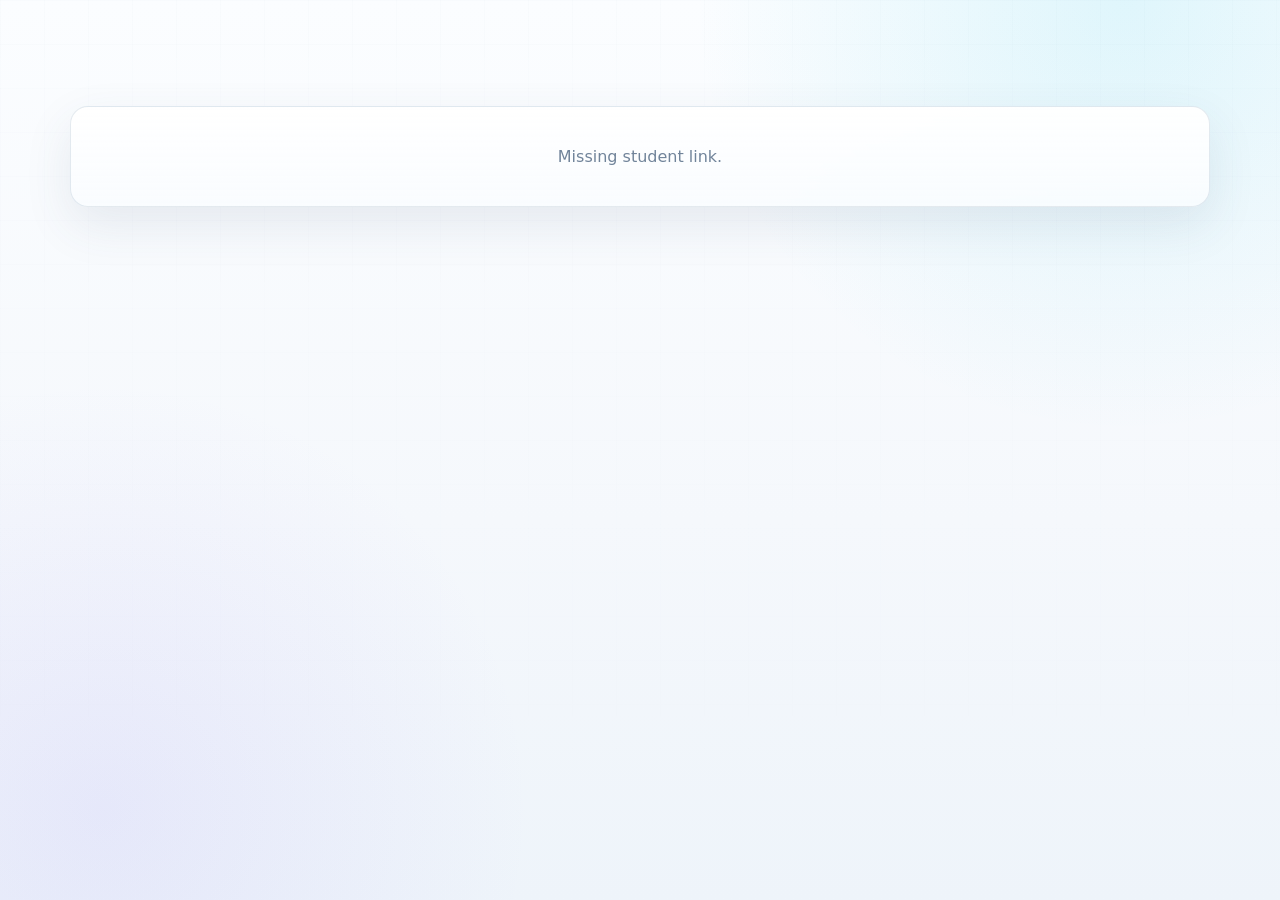
<file: parent.html>
<!doctype html><html lang="zh-CN"><head><meta charset="utf-8"><meta name="viewport" content="width=device-width,initial-scale=1"><meta name="theme-color" content="#f5f8fc"><title>Chongyu Studio · Learning Journey</title><link rel="stylesheet" href="/parent.css?v=student-portfolios-20260909"></head><body><main id="parentApp" class="parent-shell"><section class="loading-card">正在加载成长档案…</section></main><script src="/parent.js?v=lesson1-20260911"></script></body></html>
</file>
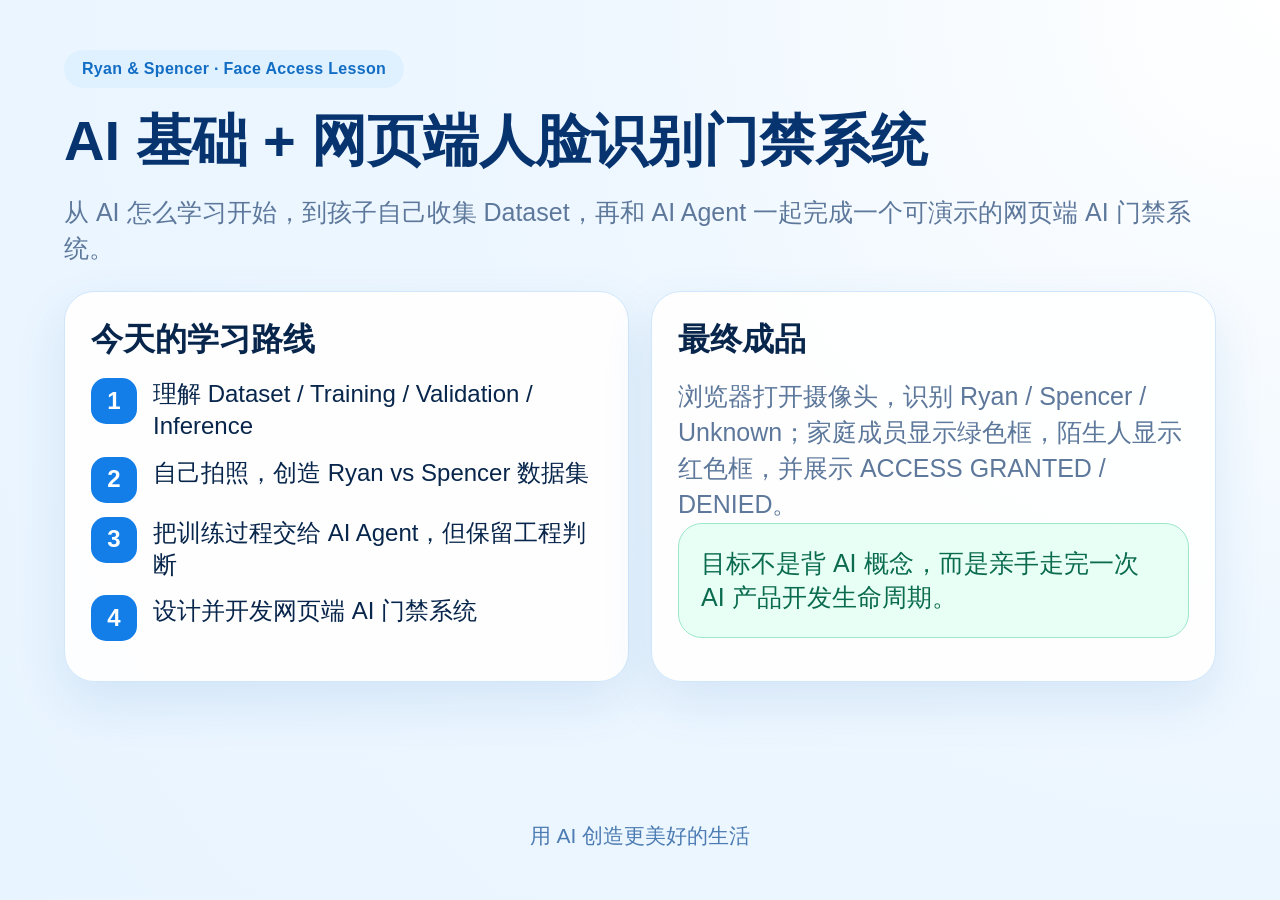
<file: decks/face-access.html>
<!doctype html>
<html lang="zh-CN">
<head>
  <meta charset="utf-8">
  <meta name="viewport" content="width=device-width,initial-scale=1">
  <title>Ryan & Spencer · AI Face Access System</title>
  <style>
    :root{--bg:#eef7ff;--ink:#08264b;--muted:#5d789b;--blue:#137ee8;--cyan:#15b8d8;--green:#0a9f70;--red:#d9304f;--amber:#f59e0b;--card:#ffffffee;--line:#cfe6fb}
    *{box-sizing:border-box} body{margin:0;font-family:-apple-system,BlinkMacSystemFont,'Segoe UI','Noto Sans SC',sans-serif;background:var(--bg);color:var(--ink)}
    .deck{height:100vh;overflow-y:auto;scroll-snap-type:y mandatory}.slide{min-height:100vh;padding:50px 64px;scroll-snap-align:start;background:radial-gradient(circle at top right,#ffffff 0,#eef7ff 45%,#e8f4ff 100%);display:flex;flex-direction:column;gap:24px}
    .kicker{display:inline-flex;width:max-content;padding:10px 18px;border-radius:999px;background:#dff1ff;color:#126dc4;font-weight:900;letter-spacing:.02em}.title{font-size:56px;line-height:1.04;margin:0;color:#07346f}.sub{font-size:25px;line-height:1.45;color:var(--muted);margin:0}.grid{display:grid;grid-template-columns:1fr 1fr;gap:22px}.grid3{display:grid;grid-template-columns:repeat(3,1fr);gap:18px}.card{background:var(--card);border:1px solid var(--line);border-radius:30px;padding:26px;box-shadow:0 20px 50px rgba(40,116,190,.12)}h2{font-size:32px;margin:0 0 16px}.row{display:flex;gap:16px;align-items:flex-start;margin:14px 0;font-size:24px;line-height:1.35}.num{flex:0 0 auto;width:46px;height:46px;border-radius:15px;background:var(--blue);color:white;display:grid;place-items:center;font-weight:900}.pill{display:inline-block;padding:8px 14px;border-radius:999px;background:#e8f6ff;color:#126dc4;font-weight:900;margin:4px}.flow{display:grid;grid-template-columns:repeat(5,1fr);gap:13px;align-items:center}.step{min-height:138px;display:grid;place-items:center;text-align:center;background:white;border:1px solid var(--line);border-radius:24px;padding:18px;font-size:22px;font-weight:900;line-height:1.25}.arrow{font-size:34px;color:var(--blue);text-align:center}.callout{background:#e8fff5;border:1px solid #9be8c8;border-radius:24px;padding:22px;font-size:25px;line-height:1.38;color:#0a6b4e}.warn{background:#fff0f0;border-color:#ffc7c7;color:#9c1d2a}.amber{background:#fff7e6;border-color:#ffd992;color:#8a5200}.big{font-size:34px;font-weight:950}.code{font-family:ui-monospace,SFMono-Regular,Menlo,Consolas,monospace;background:#0b2144;color:#eaf6ff;border-radius:24px;padding:22px;font-size:22px;line-height:1.45;white-space:pre-wrap}.split{display:grid;grid-template-columns:1.1fr .9fr;gap:24px;align-items:stretch}.foot{margin-top:auto;text-align:center;color:#4d7cb3;font-size:21px}.rolebar{display:flex;gap:12px;align-items:center;flex-wrap:wrap}.role{padding:12px 16px;border-radius:18px;background:white;border:1px solid var(--line);font-weight:900}.role.active{background:#07346f;color:white}.badge{font-size:18px;color:var(--muted);font-weight:800}.mini{font-size:20px;color:var(--muted);line-height:1.45}.check{color:var(--green);font-weight:950}.x{color:var(--red);font-weight:950}@media(max-width:850px){.slide{padding:34px 24px}.title{font-size:40px}.grid,.grid3,.split,.flow{grid-template-columns:1fr}.arrow{display:none}}
  </style>
</head>
<body>
<main class="deck">
  <section class="slide">
    <div class="kicker">Ryan & Spencer · Face Access Lesson</div>
    <h1 class="title">AI 基础 + 网页端人脸识别门禁系统</h1>
    <p class="sub">从 AI 怎么学习开始，到孩子自己收集 Dataset，再和 AI Agent 一起完成一个可演示的网页端 AI 门禁系统。</p>
    <div class="grid">
      <div class="card"><h2>今天的学习路线</h2><div class="row"><span class="num">1</span>理解 Dataset / Training / Validation / Inference</div><div class="row"><span class="num">2</span>自己拍照，创造 Ryan vs Spencer 数据集</div><div class="row"><span class="num">3</span>把训练过程交给 AI Agent，但保留工程判断</div><div class="row"><span class="num">4</span>设计并开发网页端 AI 门禁系统</div></div>
      <div class="card"><h2>最终成品</h2><p class="sub">浏览器打开摄像头，识别 Ryan / Spencer / Unknown；家庭成员显示绿色框，陌生人显示红色框，并展示 ACCESS GRANTED / DENIED。</p><div class="callout">目标不是背 AI 概念，而是亲手走完一次 AI 产品开发生命周期。</div></div>
    </div>
    <div class="foot">用 AI 创造更美好的生活</div>
  </section>

  <section class="slide">
    <div class="kicker">Identity Routing · 为什么先切身份</div>
    <h1 class="title">这节课开始前，Studio OS 应该切到什么身份？</h1>
    <div class="rolebar"><div class="role">Founder / Chongyu</div><div class="arrow">→</div><div class="role active">🎓 Education Manager</div><div class="arrow">→</div><div class="role active">AI Coding Instructor</div></div>
    <div class="grid">
      <div class="card"><h2>当前任务</h2><p class="sub">给 Ryan 和 Spencer 备课并现场授课。</p><div class="row"><span class="num">✓</span>读取学生与课程上下文</div><div class="row"><span class="num">✓</span>组织教学顺序</div><div class="row"><span class="num">✓</span>把理论压成最少必要知识</div></div>
      <div class="card"><h2>如果任务变化</h2><p class="sub">如果要修改网页、部署课件、修复产品问题，就切到：</p><div class="callout amber">🛠️ Product & Systems Manager</div><p class="mini">如果要写小红书，则切到 📣 Content & Growth Manager。Role 会变，但学生上下文不能丢。</p></div>
    </div>
  </section>

  <section class="slide">
    <div class="kicker">Phase 1 · AI Mental Model</div>
    <h1 class="title">AI 本质上在学什么？</h1>
    <div class="flow"><div class="step">Input<br>一张图片 / 一段声音</div><div class="arrow">→</div><div class="step">Model<br>学到的判断能力</div><div class="arrow">→</div><div class="step">Output<br>猫 / 狗 / Ryan / Spencer</div></div>
    <div class="grid3"><div class="card"><h2>猫狗分类</h2><p class="sub">猫的照片 → Model → Cat</p></div><div class="card"><h2>手写数字</h2><p class="sub">手写图片 → Model → 7</p></div><div class="card"><h2>人脸识别</h2><p class="sub">脸部图片 → Model → Ryan</p></div></div>
    <div class="callout">课堂问题：AI 一开始什么都不知道，它怎么知道这是谁？</div>
  </section>

  <section class="slide">
    <div class="kicker">Phase 1 · Dataset / Label</div>
    <h1 class="title">Dataset 是 AI 的教材和题库</h1>
    <div class="split">
      <div class="card"><h2>三个最小概念</h2><div class="row"><span class="num">D</span><div><b>Dataset</b><br><span class="mini">很多带答案的数据集合。</span></div></div><div class="row"><span class="num">S</span><div><b>Sample</b><br><span class="mini">一条数据，比如一张 Ryan 的照片。</span></div></div><div class="row"><span class="num">L</span><div><b>Label</b><br><span class="mini">这张照片的正确答案，比如 “Ryan”。</span></div></div></div>
      <div class="code">dataset/
├── ryan/
│   ├── 01.jpg  → Label: Ryan
│   └── 02.jpg  → Label: Ryan
└── spencer/
    ├── 01.jpg  → Label: Spencer
    └── 02.jpg  → Label: Spencer</div>
    </div>
  </section>

  <section class="slide">
    <div class="kicker">Phase 1 · Train / Validation / Test / Inference</div>
    <h1 class="title">学习、模拟考试、上班</h1>
    <div class="grid3"><div class="card"><h2>Training</h2><p class="sub">模型看训练照片，猜答案，错了就调整。</p><div class="pill">学习 / 做练习</div></div><div class="card"><h2>Validation</h2><p class="sub">拿没参与训练的照片小测，检查它是否真的学会。</p><div class="pill">模拟考试</div></div><div class="card"><h2>Inference</h2><p class="sub">模型训练完后，面对摄像头里的新人脸进行判断。</p><div class="pill">真正上班</div></div></div>
    <div class="callout amber">Overfitting：如果 AI 只是背下训练照片，而不是学会“什么是 Ryan / Spencer”，换个角度或光线就可能失败。</div>
  </section>

  <section class="slide">
    <div class="kicker">Phase 2 · Create Our Dataset</div>
    <h1 class="title">孩子自己成为 Dataset Creator</h1>
    <div class="grid">
      <div class="card"><h2>拍照任务</h2><div class="row"><span class="num">1</span>Ryan 给 Spencer 拍，Spencer 给 Ryan 拍</div><div class="row"><span class="num">2</span>每人 10–15 张即可</div><div class="row"><span class="num">3</span>正脸、侧脸、近、远、笑、不笑、不同光线</div><div class="row"><span class="num">4</span>拖进对应文件夹</div></div>
      <div class="card"><h2>马上暂停提问</h2><p class="sub">“What did we just create?”</p><div class="callout">A Dataset.</div><p class="sub">“Folder name is what?”</p><div class="callout">The Label.</div></div>
    </div>
  </section>

  <section class="slide">
    <div class="kicker">Phase 3 · Give the Work to AI Agent</div>
    <h1 class="title">代码交给 AI，但思考不能交给 AI</h1>
    <div class="code">I have two folders of face photos: dataset/ryan and dataset/spencer.
Build the simplest possible face recognition experiment.
Automatically detect faces, extract features, split train/validation,
train a simple classifier, show validation accuracy, save the model,
and create a webcam app for real-time prediction.</div>
    <div class="flow"><div class="step">Raw Photos</div><div class="arrow">→</div><div class="step">Face Detection</div><div class="arrow">→</div><div class="step">Embedding + Classifier</div></div>
    <div class="callout">每一步都问孩子：AI 现在在做什么？为什么不能把所有照片都拿去训练？</div>
  </section>

  <section class="slide">
    <div class="kicker">Phase 4 · Inference</div>
    <h1 class="title">让模型第一次“活起来”</h1>
    <div class="split"><div class="card"><h2>现场测试</h2><div class="row"><span class="num">✓</span>Ryan 坐到摄像头前</div><div class="row"><span class="num">✓</span>Spencer 坐到摄像头前</div><div class="row"><span class="num">✓</span>戴帽子 / 侧脸 / 远一点 / 暗一点</div><div class="row"><span class="num">✓</span>Chongyu 老师走进去，观察它会不会硬猜</div></div><div class="card"><h2>新概念自然出现</h2><div class="pill">Confidence</div><div class="pill">Unknown</div><div class="pill">Dataset Bias</div><div class="pill">Generalization</div><p class="sub">门禁系统不能只会二选一，它必须知道什么时候说：我不确定。</p></div></div>
  </section>

  <section class="slide">
    <div class="kicker">Phase 5 · Model ≠ Product</div>
    <h1 class="title">我们训练了模型，但还没有做出门禁系统</h1>
    <div class="grid"><div class="card"><h2>AI Demo</h2><div class="row"><span class="check">✓</span>能区分 Ryan / Spencer</div><div class="row"><span class="x">×</span>没有用户界面</div><div class="row"><span class="x">×</span>没有数据库</div><div class="row"><span class="x">×</span>没有权限判断</div></div><div class="card"><h2>AI Product</h2><div class="row"><span class="check">✓</span>Camera + AI Model</div><div class="row"><span class="check">✓</span>Family Member Database</div><div class="row"><span class="check">✓</span>Authorization Logic</div><div class="row"><span class="check">✓</span>Green / Red Bounding Box + Alert</div></div></div>
    <div class="callout">真正的 AI Engineer 不只训练模型，还要把模型放进一个可靠系统里。</div>
  </section>

  <section class="slide">
    <div class="kicker">Phase 6 · Product Design</div>
    <h1 class="title">让孩子自己设计 AI 门禁系统</h1>
    <div class="flow"><div class="step">Camera<br>实时画面</div><div class="arrow">→</div><div class="step">Face Detection<br>找到脸</div><div class="arrow">→</div><div class="step">Recognition<br>判断身份</div></div>
    <div class="flow"><div class="step">Database<br>家庭成员</div><div class="arrow">→</div><div class="step">Authorized?<br>权限判断</div><div class="arrow">→</div><div class="step">UI Feedback<br>开门 / 报警</div></div>
    <div class="grid"><div class="callout">绿色框：Known + Authorized → ACCESS GRANTED</div><div class="callout warn">红色框：Unknown / Not Authorized → ACCESS DENIED</div></div>
  </section>

  <section class="slide">
    <div class="kicker">Phase 7 · MVP Requirements</div>
    <h1 class="title">今天的网页端 MVP</h1>
    <div class="grid"><div class="card"><h2>必须完成</h2><div class="row"><span class="num">1</span>网页端运行</div><div class="row"><span class="num">2</span>打开摄像头</div><div class="row"><span class="num">3</span>实时 bounding box</div><div class="row"><span class="num">4</span>识别 Ryan / Spencer / Unknown</div></div><div class="card"><h2>产品逻辑</h2><div class="row"><span class="num">5</span>Family Member 数据库</div><div class="row"><span class="num">6</span>Add / Edit / Delete members</div><div class="row"><span class="num">7</span>绿色 = 允许</div><div class="row"><span class="num">8</span>红色 = 拒绝 / 警报</div></div></div>
  </section>

  <section class="slide">
    <div class="kicker">Phase 7 · Build with AI Agent</div>
    <h1 class="title">把需求拆成里程碑，而不是一句话丢给 AI</h1>
    <div class="grid3"><div class="card"><h2>Milestone 1</h2><p class="sub">Web UI + Camera</p></div><div class="card"><h2>Milestone 2</h2><p class="sub">Face Detection + Bounding Box</p></div><div class="card"><h2>Milestone 3</h2><p class="sub">Recognition + Confidence</p></div><div class="card"><h2>Milestone 4</h2><p class="sub">Family Member Database</p></div><div class="card"><h2>Milestone 5</h2><p class="sub">Authorization Logic</p></div><div class="card"><h2>Milestone 6</h2><p class="sub">Testing + Debugging</p></div></div>
    <div class="callout">每完成一步，让孩子自己测试、找 bug、决定下一步，而不是老师直接给答案。</div>
  </section>

  <section class="slide">
    <div class="kicker">Phase 8 · Final Demo</div>
    <h1 class="title">最终演示：这是我们的 AI 门禁产品</h1>
    <div class="split"><div class="code">┌────────────────────────────┐
│        AI FACE ACCESS       │
│                            │
│   🟩 Ryan  94%              │
│                            │
│     ✓ ACCESS GRANTED        │
│                            │
│ Family Members              │
│ Ryan      Authorized         │
│ Spencer   Authorized         │
└────────────────────────────┘</div><div class="card"><h2>演示顺序</h2><div class="row"><span class="num">1</span>Ryan 测试 → 绿色</div><div class="row"><span class="num">2</span>Spencer 测试 → 绿色</div><div class="row"><span class="num">3</span>老师测试 → Unknown / 红色</div><div class="row"><span class="num">4</span>修改数据库，再重新测试</div></div></div>
  </section>

  <section class="slide">
    <div class="kicker">Reflection · 让孩子自己复述</div>
    <h1 class="title">今天每个概念发生在哪里？</h1>
    <div class="flow"><div class="step">拍照片<br>Dataset</div><div class="arrow">→</div><div class="step">AI 学照片<br>Training</div><div class="arrow">→</div><div class="step">保留照片考试<br>Validation</div></div>
    <div class="flow"><div class="step">保存能力<br>Model</div><div class="arrow">→</div><div class="step">摄像头识别<br>Inference</div><div class="arrow">→</div><div class="step">数据库 + UI<br>Product</div></div>
    <div class="callout">如果他们能用自己的话讲出这条链路，这节课就真正成功了。</div>
  </section>

  <section class="slide">
    <div class="kicker">Role Routing · 课后下一步</div>
    <h1 class="title">课后 Studio OS 应该怎么切换身份？</h1>
    <div class="grid3"><div class="card"><h2>🎓 Education Manager</h2><p class="sub">记录学生表现、难点、next step，生成下一节 lesson plan。</p></div><div class="card"><h2>🛠️ Product Manager</h2><p class="sub">把课堂产出的网页、课件、数据库字段继续完善。</p></div><div class="card"><h2>📣 Content Manager</h2><p class="sub">把真实课堂故事转成小红书招生内容。</p></div></div>
    <div class="callout amber">身份可以切换，但 Ryan & Spencer 的课堂上下文、产品进度和内容素材要持续沉淀进 Studio OS。</div>
  </section>
</main>
</body>
</html>
</file>
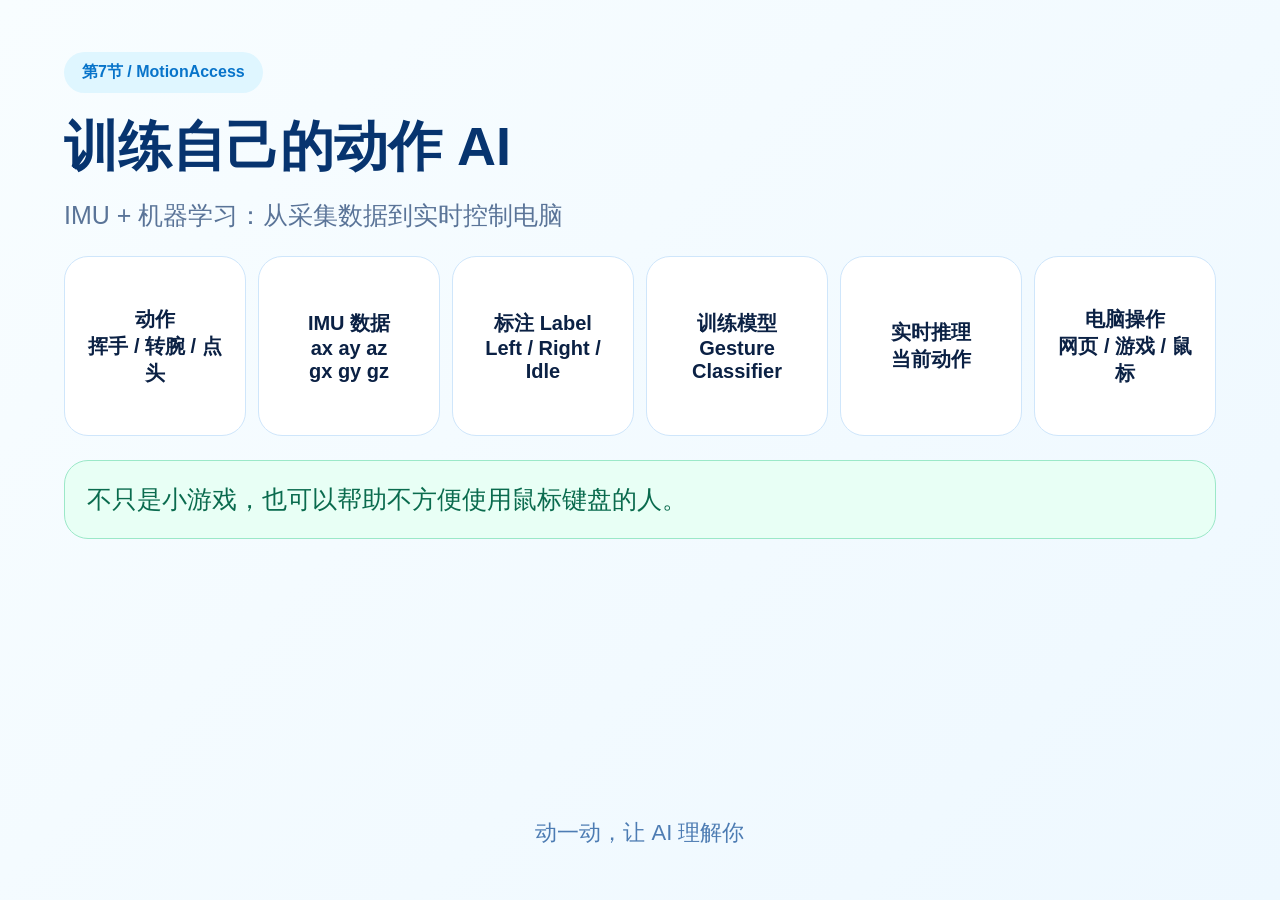
<file: decks/imu-motionaccess.html>
<!doctype html><html lang="zh-CN"><head><meta charset="utf-8"><meta name="viewport" content="width=device-width,initial-scale=1"><title>MotionAccess IMU 机器学习课件</title><style>body{margin:0;font-family:-apple-system,BlinkMacSystemFont,'Segoe UI','Noto Sans SC',sans-serif;background:#f2fbff;color:#0b2144}.deck{height:100vh;overflow-y:auto;scroll-snap-type:y mandatory}.slide{min-height:100vh;box-sizing:border-box;padding:52px 64px;scroll-snap-align:start;background:linear-gradient(135deg,#f8fdff,#eef8ff);display:flex;flex-direction:column;gap:24px}.kicker{display:inline-flex;width:max-content;padding:10px 18px;border-radius:999px;background:#dff6ff;color:#0874ca;font-weight:900}.title{font-size:54px;line-height:1.08;margin:0;color:#07346f}.sub{font-size:25px;color:#5a7498;margin:0}.grid{display:grid;grid-template-columns:1fr 1fr;gap:22px}.card{background:rgba(255,255,255,.92);border:1px solid #cfe6fb;border-radius:30px;padding:26px;box-shadow:0 20px 50px rgba(40,116,190,.13)}h2{font-size:32px;margin:0 0 18px}.row{display:flex;gap:16px;align-items:center;margin:12px 0;font-size:24px}.num{width:48px;height:48px;border-radius:16px;background:#1387ee;color:white;display:grid;place-items:center;font-weight:900}.flow{display:grid;grid-template-columns:repeat(6,1fr);gap:12px;align-items:stretch}.step{min-height:150px;display:grid;place-items:center;text-align:center;background:white;border:1px solid #cfe6fb;border-radius:24px;padding:14px;font-size:20px;font-weight:800}.callout{background:#e8fff5;border:1px solid #9be8c8;border-radius:24px;padding:22px;font-size:25px;color:#0a6b4e}.warn{background:#fff5e7;border-color:#ffd49b;color:#98510b}.table{display:grid;grid-template-columns:1fr 1.2fr 1fr;border:1px solid #cfe6fb;border-radius:24px;overflow:hidden}.cell{padding:16px 20px;border-bottom:1px solid #d8ebfb;border-right:1px solid #d8ebfb;background:white;font-size:22px}.head{background:#dff1ff;font-weight:900}.foot{margin-top:auto;text-align:center;color:#4d7cb3;font-size:22px}</style></head><body><main class="deck"><section class="slide"><div class="kicker">第7节 / MotionAccess</div><h1 class="title">训练自己的动作 AI</h1><p class="sub">IMU + 机器学习：从采集数据到实时控制电脑</p><div class="flow"><div class="step">动作<br>挥手 / 转腕 / 点头</div><div class="step">IMU 数据<br>ax ay az<br>gx gy gz</div><div class="step">标注 Label<br>Left / Right / Idle</div><div class="step">训练模型<br>Gesture Classifier</div><div class="step">实时推理<br>当前动作</div><div class="step">电脑操作<br>网页 / 游戏 / 鼠标</div></div><div class="callout">不只是小游戏，也可以帮助不方便使用鼠标键盘的人。</div><div class="foot">动一动，让 AI 理解你</div></section><section class="slide"><div class="kicker">第7节 / 先设计交互</div><h1 class="title">Gesture → Computer Action Mapping</h1><p class="sub">让孩子先自己决定：什么动作应该控制什么？</p><div class="table"><div class="cell head">动作</div><div class="cell head">电脑操作</div><div class="cell head">用途</div><div class="cell">向左倾斜</div><div class="cell">上一页 / 上一个项目</div><div class="cell">浏览网页 / PPT</div><div class="cell">向右倾斜</div><div class="cell">下一页 / 下一个项目</div><div class="cell">浏览网页 / PPT</div><div class="cell">向上抬</div><div class="cell">向上滚动</div><div class="cell">网页 / 文档</div><div class="cell">向下压</div><div class="cell">向下滚动</div><div class="cell">网页 / 文档</div><div class="cell">快速 Shake</div><div class="cell">播放 / 暂停</div><div class="cell">视频 / 音乐 / 游戏</div><div class="cell">画圈</div><div class="cell">打开 ChatGPT</div><div class="cell">提问 / 学习 / 创作</div><div class="cell">双击设备</div><div class="cell">点击 / 确认</div><div class="cell">选择 / 打开</div><div class="cell">长按姿态</div><div class="cell">进入控制模式</div><div class="cell">防误触 / 无障碍</div></div></section><section class="slide"><div class="kicker">第7节 / 机器学习流程</div><h1 class="title">数据决定模型会什么</h1><div class="grid"><div class="card"><h2>第 1 轮：故意不完美</h2><div class="row"><span class="num">1</span>每个动作只录 10 次</div><div class="row"><span class="num">2</span>训练集看起来很准</div><div class="row"><span class="num">3</span>换人 / 换速度 / 换姿势就失败</div><div class="callout warn">Training accuracy 不等于产品好用。</div></div><div class="card"><h2>第 2 轮：改进数据</h2><div class="row"><span class="num">✓</span>每类 30+ 样本</div><div class="row"><span class="num">✓</span>加入 Idle / Unknown</div><div class="row"><span class="num">✓</span>划分 Train / Validation</div><div class="row"><span class="num">✓</span>设置 confidence threshold</div></div></div><div class="callout">让孩子亲眼看到：模型不是魔法，模型吃什么数据，就学会什么世界。</div></section><section class="slide"><div class="kicker">第7节 / 产品升华</div><h1 class="title">为真实的人设计</h1><p class="sub">从手势小游戏，到无障碍电脑控制器</p><div class="grid"><div class="card"><h2>Design for One Person</h2><p class="sub">假设用户不方便使用键盘鼠标，但能比较自由地移动右肩。</p><div class="row"><span class="num">1</span>打开网页</div><div class="row"><span class="num">2</span>滚动</div><div class="row"><span class="num">3</span>点击</div><div class="row"><span class="num">4</span>切换窗口</div><div class="row"><span class="num">5</span>呼叫帮助</div></div><div class="card"><h2>工程实现关键</h2><div class="row"><span class="num">✓</span>Command Mode：避免误触</div><div class="row"><span class="num">✓</span>Cooldown：避免连续触发</div><div class="row"><span class="num">✓</span>个性化训练：每个人动作不同</div><div class="row"><span class="num">✓</span>Unknown：不确定就不要乱操作</div></div></div><div class="callout">为真实的人设计，让技术更有温度。</div></section></main></body></html>
</file>
<file: parent.css>
:root{--bg:#f5f8fc;--panel:rgba(255,255,255,.9);--line:rgba(91,122,158,.16);--ink:#132943;--muted:#71849a;--cyan:#24c5e6;--blue:#4f84ff;--violet:#8c74f6;--green:#20b981;--shadow:0 18px 48px rgba(60,83,108,.10)}*{box-sizing:border-box}body{margin:0;font-family:Inter,ui-sans-serif,system-ui,-apple-system,BlinkMacSystemFont,"Segoe UI",sans-serif;background:radial-gradient(circle at 88% 0,rgba(36,197,230,.13),transparent 30%),radial-gradient(circle at 8% 90%,rgba(140,116,246,.10),transparent 30%),linear-gradient(180deg,#fbfdff,#f5f8fc 58%,#eef4fa);color:var(--ink);min-height:100vh}body:before{content:"";position:fixed;inset:0;pointer-events:none;background-image:linear-gradient(rgba(73,111,153,.035) 1px,transparent 1px),linear-gradient(90deg,rgba(73,111,153,.035) 1px,transparent 1px);background-size:44px 44px;mask-image:linear-gradient(to bottom,rgba(0,0,0,.42),transparent 92%)}.parent-shell{width:min(1140px,calc(100% - 32px));margin:0 auto;padding:26px 0 70px}.glass,.loading-card{background:linear-gradient(180deg,rgba(255,255,255,.96),rgba(249,252,255,.9));border:1px solid var(--line);box-shadow:var(--shadow);backdrop-filter:blur(16px)}.loading-card{border-radius:18px;padding:40px;text-align:center;color:var(--muted);margin-top:80px}.lock-card{max-width:480px;margin:90px auto;padding:30px;border-radius:24px}.lock-card h1{margin:7px 0 6px}.lock-card p{color:var(--muted);line-height:1.65}.lock-card input{width:100%;padding:13px 14px;border-radius:12px;border:1px solid var(--line);background:#fff;color:var(--ink);margin:12px 0;outline:none}.lock-card input:focus{border-color:rgba(36,197,230,.48);box-shadow:0 0 0 4px rgba(36,197,230,.08)}.lock-card button,.logout,.lang-btn{border:0;border-radius:11px;background:linear-gradient(135deg,#59ddea,#648eff);color:#fff;font-weight:800;padding:11px 15px;cursor:pointer}.topline{display:flex;justify-content:space-between;align-items:center;margin-bottom:18px;position:relative;z-index:2}.top-actions{display:flex;gap:8px;align-items:center}.brand{font-weight:800;color:#17304b}.brand span{color:#2797d3}.logout,.lang-btn{background:rgba(255,255,255,.86);color:#65798f;border:1px solid var(--line);font-weight:650}.lang-btn.active{background:linear-gradient(135deg,rgba(36,197,230,.12),rgba(79,132,255,.09));color:#247ca6}.hero{border-radius:28px;padding:34px;display:grid;grid-template-columns:1fr auto;gap:30px;align-items:center;overflow:hidden;position:relative;background:linear-gradient(135deg,rgba(255,255,255,.98),rgba(243,251,255,.94) 58%,rgba(248,245,255,.93))}.hero:before{content:"";position:absolute;right:30px;top:28px;width:260px;height:260px;border:1px solid rgba(36,197,230,.18);border-radius:50%}.hero:after{content:"";position:absolute;width:360px;height:360px;border:1px dashed rgba(140,116,246,.15);border-radius:50%;right:-150px;top:-160px}.eyebrow{font-size:10px;letter-spacing:.16em;text-transform:uppercase;color:#1e9fbd}.hero h1{font-size:42px;letter-spacing:-.04em;margin:7px 0;color:#132943}.hero p{color:var(--muted);max-width:720px;line-height:1.7}.avatar,.avatar-photo{width:130px;height:130px;border-radius:50%;position:relative;display:grid;place-items:center;border:1px solid rgba(36,197,230,.32);background:rgba(255,255,255,.55);box-shadow:0 18px 45px rgba(79,132,255,.10);z-index:1;overflow:hidden}.avatar:before{content:"";position:absolute;inset:13px;border:1px dashed rgba(140,116,246,.34);border-radius:50%}.avatar span{width:76px;height:76px;border-radius:26px;background:linear-gradient(135deg,#eaf8ff,#f1edff);display:grid;place-items:center;font-size:24px;font-weight:900;color:#4770aa}.avatar-photo img{width:100%;height:100%;object-fit:cover}.meta{display:flex;gap:8px;flex-wrap:wrap;margin-top:14px}.chip{padding:6px 10px;border:1px solid var(--line);border-radius:999px;font-size:10px;color:#63778e;background:#f8fbfe}.grid{display:grid;grid-template-columns:repeat(3,1fr);gap:14px;margin-top:14px}.metric{padding:17px;border-radius:17px}.metric b{font-size:27px;display:block;color:#19334e}.metric span{color:var(--muted);font-size:11px}.section{margin-top:32px}.section-title{display:flex;justify-content:space-between;align-items:end;margin-bottom:12px}.section-title h2{margin:4px 0 0;font-size:22px;color:#17314c}.section-title small{color:var(--muted)}.timeline{display:grid;gap:14px}.session{border-radius:20px;padding:20px;display:grid;grid-template-columns:64px 1fr;gap:16px}.session-num{width:58px;height:58px;border-radius:16px;background:linear-gradient(135deg,rgba(36,197,230,.10),rgba(79,132,255,.08));border:1px solid rgba(36,197,230,.16);display:grid;place-items:center;color:#2889c3;font:800 17px ui-monospace,monospace}.session h3{margin:2px 0 7px;color:#19344f}.session p{color:var(--muted);line-height:1.65;margin:0}.session-media{display:grid;grid-template-columns:repeat(2,minmax(0,1fr));gap:10px;margin:0 0 14px}.session-media img,.session-media video{width:100%;height:220px;object-fit:cover;border-radius:14px;border:1px solid var(--line);background:#edf4fa;display:block}.session-video{background:#0c1724!important}.highlights{display:grid;grid-template-columns:1fr 1fr;gap:8px;margin-top:12px}.highlights div{font-size:12px;color:#566d84}.highlights span{color:var(--green);margin-right:6px}.skill-grid{display:grid;grid-template-columns:1fr 1fr;gap:10px}.skill{padding:14px;border-radius:14px}.skill-head{display:flex;justify-content:space-between;font-size:12px;margin-bottom:8px}.bar{height:5px;background:#eaf0f6;border-radius:999px;overflow:hidden}.bar i{display:block;height:100%;background:linear-gradient(90deg,#4ad5e5,#817ef7)}.notice{padding:18px;border:1px dashed rgba(36,197,230,.27);border-radius:16px;color:var(--muted);background:rgba(36,197,230,.035)}.artifact-gallery{display:grid;grid-template-columns:repeat(2,minmax(0,1fr));gap:14px}.artifact-tile{border-radius:18px;overflow:hidden}.artifact-tile img,.artifact-tile video{display:block;width:100%;height:260px;object-fit:cover;background:#edf4fa;border:0}.artifact-tile video{background:#0c1724}.artifact-tile>div{padding:14px}.artifact-tile strong{display:block;color:#18324d}.artifact-tile small{display:block;color:var(--muted);margin-top:4px}.journey-summary{margin-top:16px;padding:20px;border-radius:18px;background:linear-gradient(135deg,#f8fcff,#fbf9ff);border:1px solid var(--line)}.journey-summary strong{display:block;font-size:18px;margin-bottom:7px}.journey-summary p{margin:0;color:var(--muted);line-height:1.7}.next-card{padding:20px;border-radius:18px}.next-card ul{margin:10px 0 0;padding-left:20px;color:var(--muted);line-height:1.8}@media(max-width:760px){.parent-shell{width:min(100% - 20px,1140px)}.hero{grid-template-columns:1fr}.hero h1{font-size:33px}.avatar,.avatar-photo{width:96px;height:96px}.grid{grid-template-columns:1fr}.highlights,.skill-grid,.artifact-gallery,.session-media{grid-template-columns:1fr}.session{grid-template-columns:48px 1fr}.session-num{width:44px;height:44px}.session-media img,.session-media video,.artifact-tile img,.artifact-tile video{height:auto;max-height:420px}}
</file>
